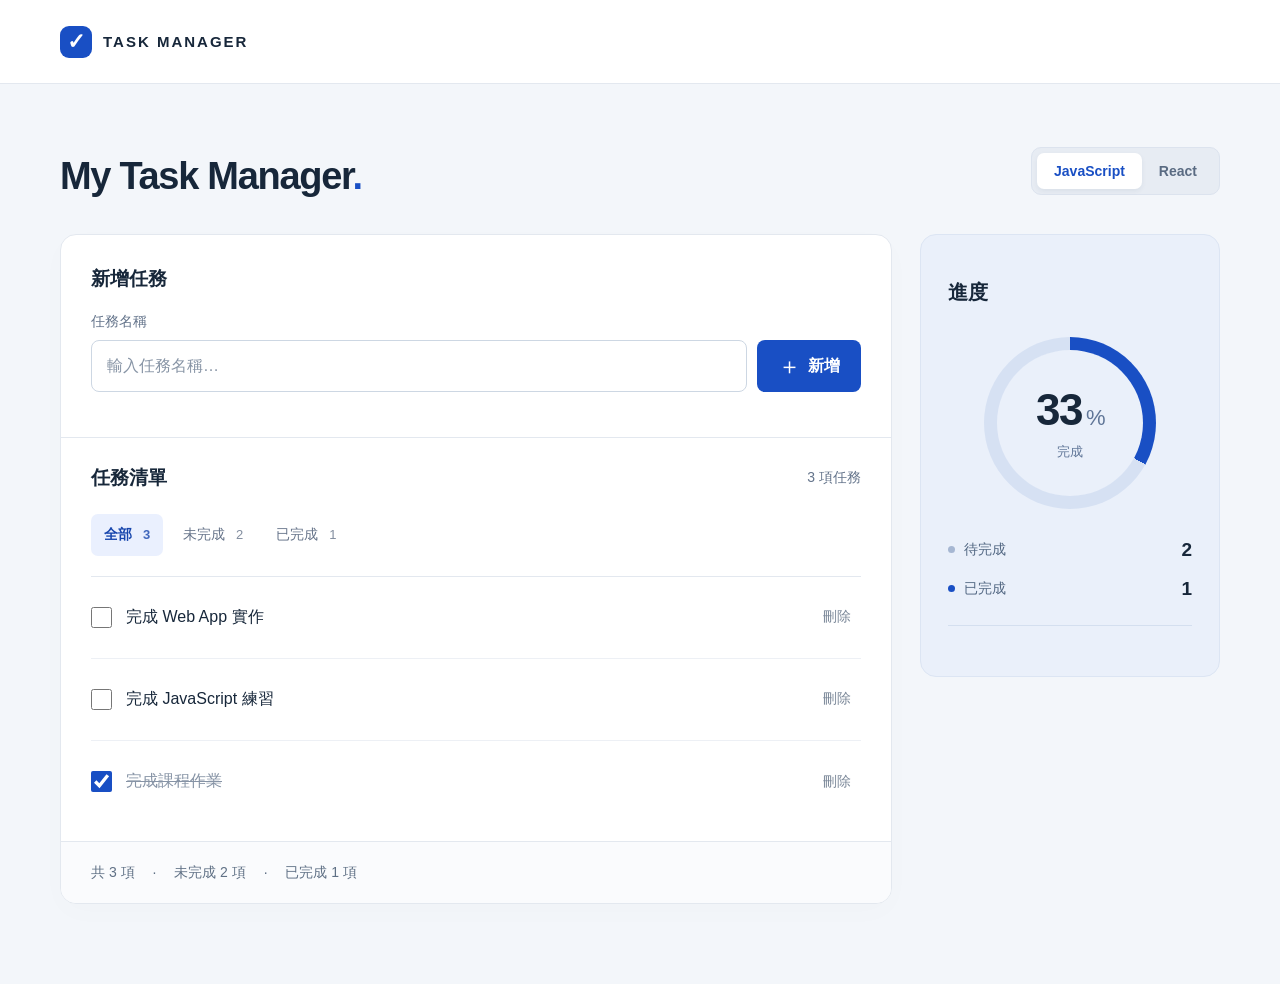
<file: index.html>
<!DOCTYPE html>
<html lang="zh-Hant">
<head>
  <meta charset="UTF-8">
  <meta name="viewport" content="width=device-width, initial-scale=1">
  <meta name="description" content="新增、完成、刪除及篩選任務。">
  <title>My Task Manager</title>
  <link rel="icon" href="data:image/svg+xml,%3Csvg%20xmlns%3D%22http%3A%2F%2Fwww.w3.org%2F2000%2Fsvg%22%20viewBox%3D%220%200%2032%2032%22%3E%3Crect%20width%3D%2232%22%20height%3D%2232%22%20rx%3D%228%22%20fill%3D%22%23194fc4%22%2F%3E%3Cpath%20d%3D%22m8%2016%205%205L24%2010%22%20stroke%3D%22white%22%20stroke-width%3D%223%22%20fill%3D%22none%22%20stroke-linecap%3D%22round%22%20stroke-linejoin%3D%22round%22%2F%3E%3C%2Fsvg%3E%0A" type="image/svg+xml">
  <link rel="stylesheet" href="./style.css">
  <script defer src="./script.js">
</script>
</head>
<body>
  <header class="topbar">
<a class="brand" href="./index.html">
<span class="brand-icon" aria-hidden="true">✓</span> TASK MANAGER</a>
<span class="top-caption"></span>
</header>
  <main class="workspace">
    <div class="heading">
<div>
<p class="eyebrow"></p>
<h1>My Task Manager<span class="heading-dot">.</span>
</h1>
</div>
<nav class="versions" aria-label="實作版本">
<a class="current" aria-current="page" href="./index.html">JavaScript</a>
<a href="./react.html">React</a>
</nav>
</div>
    <div class="workspace-grid">
      <div class="task-panel">
        <section class="composer" aria-labelledby="add-heading">
<h2 id="add-heading">新增任務</h2>
<form id="task-form" novalidate>
<label for="task-input">任務名稱</label>
<div class="input-row">
<input id="task-input" name="task" type="text" placeholder="輸入任務名稱…" autocomplete="off" aria-describedby="message">
<button class="add-button" type="submit">
<span aria-hidden="true">＋</span> 新增</button>
</div>
<p id="message" class="message" role="status" aria-live="polite">
</p>
</form>
</section>
        <!-- 最重要的語意區域：section 定義任務清單區，ul/li 表達清單與個別任務。 -->
        <section class="list-section" aria-labelledby="list-heading">
<div class="list-top">
<h2 id="list-heading">任務清單</h2>
<span id="visible-count" class="subtle">
</span>
</div>
<div class="filters" role="group" aria-label="篩選任務">
<button type="button" data-filter="all" aria-pressed="true">全部 <span data-count="total">3</span>
</button>
<button type="button" data-filter="active" aria-pressed="false">未完成 <span data-count="active">2</span>
</button>
<button type="button" data-filter="completed" aria-pressed="false">已完成 <span data-count="completed">1</span>
</button>
</div>
<ul id="task-list" class="task-list">
</ul>
<div id="empty-state" class="empty-state" hidden>
<span aria-hidden="true">✓</span>
<h3>這裡還沒有任務</h3>
<p>新增一項任務，從一件小事開始。</p>
</div>
</section>
        <footer id="task-stats" class="task-stats" aria-live="polite">
</footer>
      </div>
      <aside class="overview" aria-labelledby="overview-heading">
<p class="eyebrow"></p>
<h2 id="overview-heading">進度</h2>
<div class="progress-ring" id="progress-ring">
<div>
<strong id="percentage">33<span>%</span>
</strong>
<span class="ring-caption">完成</span>
</div>
</div>
<dl class="overview-counts">
<div>
<dt>
<i class="legend active">
</i>待完成</dt>
<dd data-count="active">2</dd>
</div>
<div>
<dt>
<i class="legend done">
</i>已完成</dt>
<dd data-count="completed">1</dd>
</div>
</dl>
<p class="overview-note"></p>
</aside>
    </div>
    <div class="page-footer">
<span></span>
<p></p>
</div>
  </main>
</body>
</html>
</file>
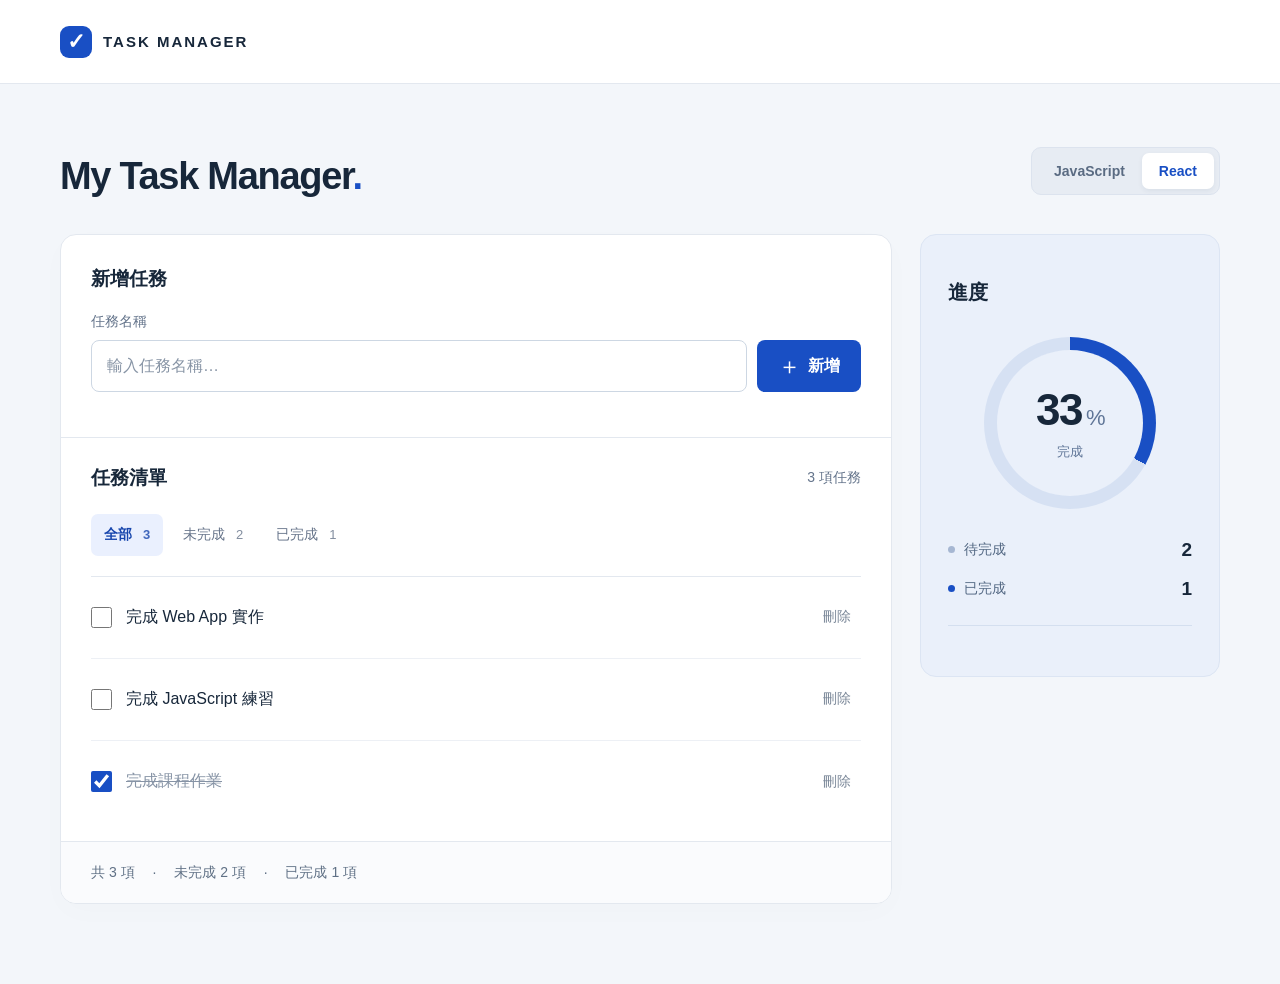
<file: react.html>
<!DOCTYPE html>
<html lang="zh-Hant">
<head>
  <meta charset="UTF-8">
  <meta name="viewport" content="width=device-width, initial-scale=1">
  <title>My Task Manager — React</title>
  <link rel="icon" href="data:image/svg+xml,%3Csvg%20xmlns%3D%22http%3A%2F%2Fwww.w3.org%2F2000%2Fsvg%22%20viewBox%3D%220%200%2032%2032%22%3E%3Crect%20width%3D%2232%22%20height%3D%2232%22%20rx%3D%228%22%20fill%3D%22%23194fc4%22%2F%3E%3Cpath%20d%3D%22m8%2016%205%205L24%2010%22%20stroke%3D%22white%22%20stroke-width%3D%223%22%20fill%3D%22none%22%20stroke-linecap%3D%22round%22%20stroke-linejoin%3D%22round%22%2F%3E%3C%2Fsvg%3E%0A" type="image/svg+xml">
  <link rel="stylesheet" href="./style.css">
  <script defer src="./react.bundle.js"></script>
</head>
<body>
  <div id="root"></div>
</body>
</html>
</file>
<file: style.css>
:root {
  color-scheme:light;
  --ink:#17273a;
  --muted:#64748b;
  --primary:#194fc4;
  --line:#e3e8ef;
  --progress:33%;
  font-family:Inter,-apple-system,BlinkMacSystemFont,"Segoe UI","Noto Sans TC",sans-serif;
  color:var(--ink);
  background:#f3f6fa;
}

* {
  box-sizing:border-box;
}

body {
  margin:0;
}

a {
  color:inherit;
  text-decoration:none;
}

button,input {
  font:inherit;
}

button,a,input {
  touch-action:manipulation;
}

button {
  cursor:pointer;
}

button:focus-visible,a:focus-visible,input:focus-visible {
  outline:3px solid #7aa7ff;
  outline-offset:4px;
}

button {
  transition:background .18s,color .18s,box-shadow .18s;
}

button:hover {
  background:#eaf0fc;
}

.topbar {
  height:84px;
  border-bottom:1px solid var(--line);
  padding:0 max(32px,calc((100vw - 1160px)/2));
  display:flex;
  align-items:center;
  justify-content:space-between;
  background:#fff;
}

.brand {
  display:flex;
  align-items:center;
  gap:11px;
  font-size:15px;
  font-weight:800;
  letter-spacing:2px;
}

.brand-icon {
  width:32px;
  height:32px;
  display:grid;
  place-items:center;
  background:var(--primary);
  color:#fff;
  border-radius:9px;
  font-size:22px;
  letter-spacing:0;
}

.top-caption {
  color:var(--muted);
  font-size:14px;
}

.workspace {
  max-width:1160px;
  margin:0 auto;
  padding:58px 0 24px;
}

.heading {
  display:flex;
  justify-content:space-between;
  align-items:center;
  gap:24px;
  margin-bottom:34px;
}

.eyebrow {
  color:var(--muted);
  font-size:13px;
  letter-spacing:2px;
  font-weight:600;
  margin:0 0 12px;
}

h1 {
  font-size:38px;
  line-height:1.2;
  letter-spacing:-1.3px;
  margin:0;
  font-weight:750;
}

.heading-dot {
  color:var(--primary);
}

h2 {
  font-size:19px;
  line-height:1.5;
  margin:0;
  font-weight:700;
}

.versions {
  display:flex;
  padding:5px;
  background:#e7ecf3;
  border:1px solid #dce3ee;
  border-radius:10px;
  flex-shrink:0;
}

.versions a {
  font-size:14px;
  font-weight:600;
  padding:10px 17px;
  border-radius:7px;
  color:#5a6b82;
}

.versions a.current {
  background:#fff;
  box-shadow:0 2px 5px #13294b10;
  color:var(--primary);
}

.versions a:hover {
  color:var(--primary);
}

.workspace-grid {
  display:grid;
  grid-template-columns:minmax(0,1fr) 300px;
  gap:28px;
  align-items:start;
}

.task-panel {
  min-width:0;
  background:#fff;
  border:1px solid var(--line);
  border-radius:16px;
  box-shadow:0 8px 30px #19355904;
  overflow:hidden;
}

.composer {
  padding:30px 30px 14px;
  border-bottom:1px solid var(--line);
}

form>label {
  display:block;
  color:var(--muted);
  font-size:14px;
  margin:20px 0 9px;
}

.input-row {
  display:flex;
  gap:10px;
}

#task-input {
  width:100%;
  min-width:0;
  height:52px;
  border:1px solid #cdd7e3;
  border-radius:8px;
  padding:0 15px;
  font-size:16px;
  color:var(--ink);
  background:#fff;
}

#task-input::placeholder {
  color:#8895a6;
}

#task-input:focus {
  border-color:var(--primary);
  outline:3px solid #dfeaff;
  outline-offset:1px;
}

.add-button {
  border:0;
  border-radius:8px;
  background:var(--primary);
  color:white;
  padding:0 21px;
  display:flex;
  align-items:center;
  justify-content:center;
  gap:7px;
  white-space:nowrap;
  font-weight:600;
  min-height:52px;
  font-size:16px;
}

.add-button span {
  font-size:23px;
  font-weight:400;
}

.add-button:hover {
  background:#123b97;
  box-shadow:0 3px 10px #194fc430;
}

.message {
  min-height:22px;
  line-height:22px;
  font-size:14px;
  color:#27734f;
  margin:9px 0 0;
}

.message.error {
  color:#b42318;
}

.list-section {
  padding:26px 30px 18px;
}

.list-top {
  display:flex;
  justify-content:space-between;
  align-items:center;
  margin-bottom:21px;
}

.subtle {
  font-size:14px;
  color:var(--muted);
}

.filters {
  display:flex;
  gap:7px;
  padding-bottom:20px;
  border-bottom:1px solid var(--line);
}

.filters button {
  border:0;
  background:transparent;
  color:#657389;
  padding:9px 13px;
  min-height:42px;
  border-radius:7px;
  font-size:14px;
  white-space:nowrap;
}

.filters button[aria-pressed=true] {
  background:#eaf0fe;
  color:#1746ad;
  font-weight:650;
}

.filters button:hover {
  background:#f0f3f8;
}

.filters span {
  margin-left:7px;
  font-size:13px;
  opacity:.8;
}

.task-list {
  list-style:none;
  margin:0;
  padding:0;
}

.task-item {
  display:flex;
  gap:14px;
  align-items:center;
  min-height:82px;
  padding:14px 0;
  border-bottom:1px solid #edf0f5;
}

.task-item:last-child {
  border-bottom:0;
}

.task-label {
  display:flex;
  align-items:center;
  gap:14px;
  flex:1;
  min-width:0;
  cursor:pointer;
  font-size:16px;
  line-height:1.65;
}

.task-label>span {
  overflow-wrap:anywhere;
}

.task-label input[type=checkbox] {
  width:21px;
  height:21px;
  flex-shrink:0;
  accent-color:var(--primary);
  cursor:pointer;
  margin:0;
}

.task-label [data-slot=checkbox] {
  width:21px;
  height:21px;
  flex-shrink:0;
  border:1px solid #9eafc5;
  border-radius:5px;
  background:#fff;
  display:grid;
  place-items:center;
  padding:0;
}

.task-label [data-state=checked] {
  background:var(--primary);
  color:white;
  border-color:var(--primary);
}

.task-label [data-slot=checkbox-indicator] {
  display:grid;
  place-items:center;
}

.task-label svg {
  width:16px;
  height:16px;
}

.completed .task-label>span {
  color:#8794a6;
  text-decoration:line-through;
}

.delete-button {
  border:0;
  background:transparent;
  color:#7a8798;
  border-radius:6px;
  min-width:48px;
  min-height:42px;
  font-size:14px;
  padding:7px 9px;
  flex-shrink:0;
}

.delete-button:hover {
  background:#fff0f0;
  color:#b42318;
}

.task-stats {
  background:#fafbfd;
  border-top:1px solid var(--line);
  padding:18px 30px;
  color:#5f7085;
  font-size:14px;
  line-height:1.8;
}

.overview {
  background:#eaf0fa;
  border:1px solid #dce5f3;
  border-radius:16px;
  padding:30px 27px;
}

.overview .eyebrow {
  color:#4d6894;
  font-size:12px;
}

.overview h2 {
  font-size:20px;
}

.progress-ring {
  --progress:33%;
  width:172px;
  height:172px;
  border-radius:50%;
  background:conic-gradient(var(--primary) var(--progress),#d6e1f3 0);
  display:grid;
  place-items:center;
  margin:30px auto;
}

.progress-ring>div {
  background:#eaf0fa;
  border-radius:50%;
  height:146px;
  width:146px;
  display:flex;
  align-items:center;
  justify-content:center;
  flex-direction:column;
}

.progress-ring strong {
  font-size:44px;
  letter-spacing:-1.5px;
  font-weight:700;
  line-height:1.2;
}

.progress-ring strong span {
  font-size:22px;
  margin-left:4px;
  font-weight:400;
  color:#5f7597;
}

.ring-caption {
  font-size:13px;
  color:#5f7597;
  margin-top:6px;
}

.overview-counts {
  margin:0;
}

.overview-counts>div {
  display:flex;
  justify-content:space-between;
  align-items:center;
  margin-top:17px;
}

.overview-counts dt {
  font-size:14px;
  display:flex;
  align-items:center;
  gap:9px;
  color:#526782;
}

.overview-counts dd {
  font-size:19px;
  font-weight:650;
  margin:0;
}

.legend {
  width:7px;
  height:7px;
  border-radius:50%;
  background:#a6b7d2;
  display:inline-block;
}

.legend.done {
  background:var(--primary);
}

.overview-note {
  font-size:14px;
  line-height:1.9;
  color:#5f7597;
  border-top:1px solid #d4dfef;
  padding-top:20px;
  margin:25px 0 0;
}

.page-footer {
  display:flex;
  justify-content:space-between;
  align-items:center;
  gap:20px;
  padding:28px 0;
  color:#7b8799;
  font-size:12px;
}

.page-footer>span {
  letter-spacing:1.8px;
  font-weight:650;
}

.page-footer p {
  margin:0;
  font-size:13px;
}

.empty-state {
  text-align:center;
  padding:38px 10px;
  color:#66778e;
}

.empty-state[hidden] {
  display:none;
}

.empty-state>span {
  font-size:26px;
  color:var(--primary);
}

.empty-state h3 {
  font-size:17px;
  color:var(--ink);
}

.empty-state p {
  font-size:14px;
  line-height:1.8;
}

@media(max-width:1240px) {
  .workspace {
    padding:42px 32px 24px;
  }

}

@media(max-width:860px) {
  .workspace-grid {
    grid-template-columns:minmax(0,1fr) 240px;
    gap:20px;
  }

  .overview {
    padding:24px 18px;
  }

  h1 {
    font-size:31px;
  }

  .composer {
    padding:24px 22px 12px;
  }

  .list-section {
    padding:24px 22px 16px;
  }

  .task-stats {
    padding:18px 22px;
  }

  .heading {
    gap:15px;
  }

  .versions a {
    padding:9px 12px;
  }

}

@media(max-width:680px) {
  .topbar {
    height:66px;
    padding:0 22px;
  }

  .top-caption {
    display:none;
  }

  .workspace {
    padding:30px 22px 20px;
  }

  .heading {
    display:block;
    margin-bottom:24px;
  }

  h1 {
    font-size:32px;
  }

  .versions {
    display:inline-flex;
    margin-top:23px;
  }

  .workspace-grid {
    grid-template-columns:minmax(0,1fr);
  }

  .overview {
    display:none;
  }

  .page-footer {
    display:block;
    line-height:1.8;
  }

  .page-footer>span {
    display:block;
    margin-bottom:8px;
  }

}

@media(max-width:480px) {
  .workspace {
    padding:28px 16px 16px;
  }

  .topbar {
    padding:0 16px;
  }

  h1 {
    font-size:29px;
    letter-spacing:-.8px;
  }

  .composer {
    padding:22px 18px 12px;
  }

  .list-section {
    padding:22px 18px 15px;
  }

  .task-stats {
    padding:16px 18px;
    font-size:13px;
  }

  .input-row {
    gap:8px;
  }

  .add-button {
    padding:0 13px;
  }

  .filters {
    gap:3px;
  }

  .filters button {
    padding:9px 10px;
  }

  .filters span {
    margin-left:5px;
  }

  .task-item {
    gap:8px;
  }

  .task-label {
    gap:11px;
  }

  .delete-button {
    padding:7px 5px;
    min-width:42px;
  }

}

@media(prefers-reduced-motion:reduce) {
  * {
    transition:none!important;
  }

}
</file>
